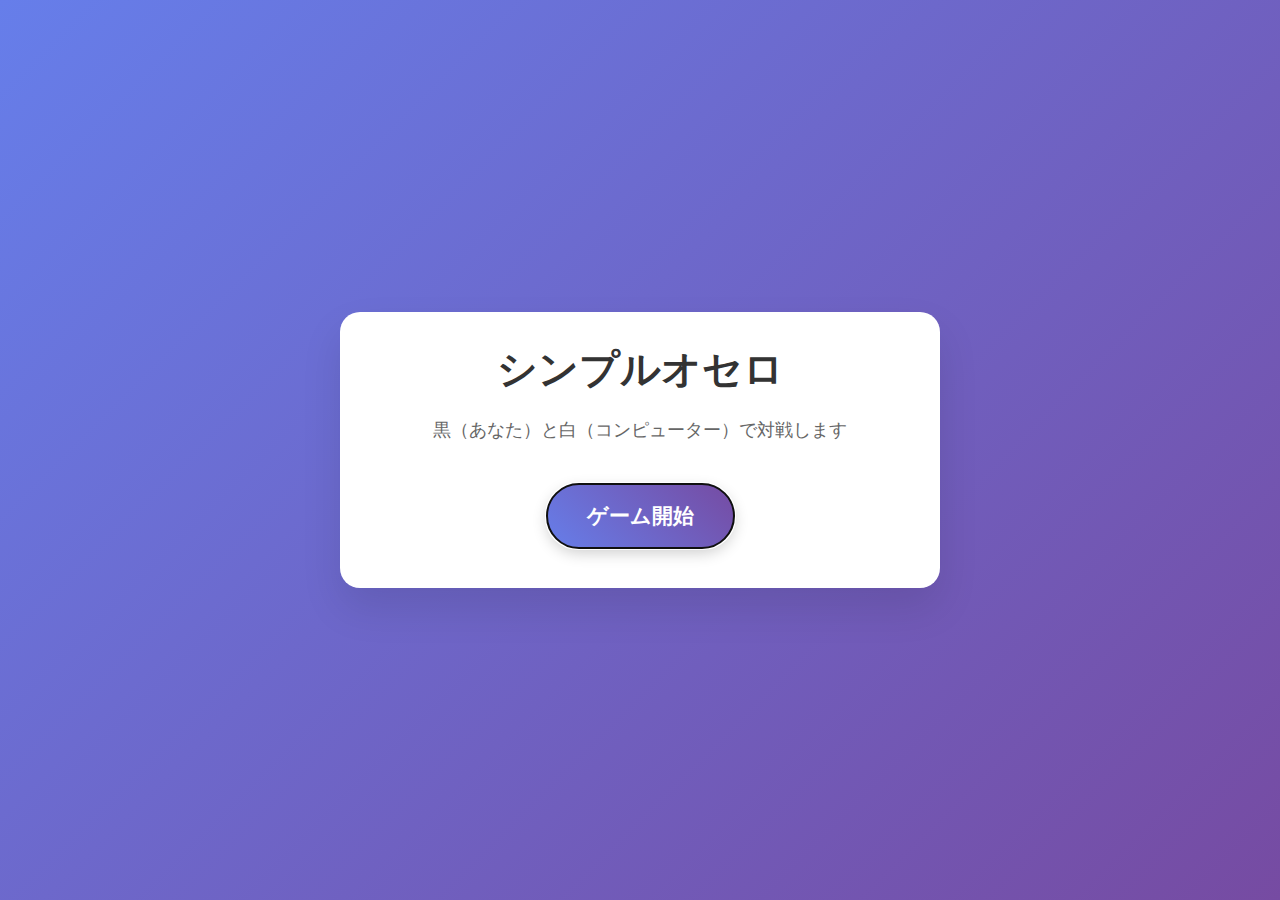
<file: index.html>
<!DOCTYPE html>
<html lang="ja">
  <head>
    <meta charset="UTF-8" />
    <meta name="viewport" content="width=device-width, initial-scale=1.0" />
    <title>シンプルオセロ - スタート</title>
    <link rel="stylesheet" href="css/common.css" />
    <link rel="stylesheet" href="css/start.css" />
  </head>
  <body>
    <div class="container">
      <h1>シンプルオセロ</h1>
      <p>黒（あなた）と白（コンピューター）で対戦します</p>
      <button id="startButton" class="btn">ゲーム開始</button>
    </div>

    <script src="js/start.js"></script>
  </body>
</html>
</file>
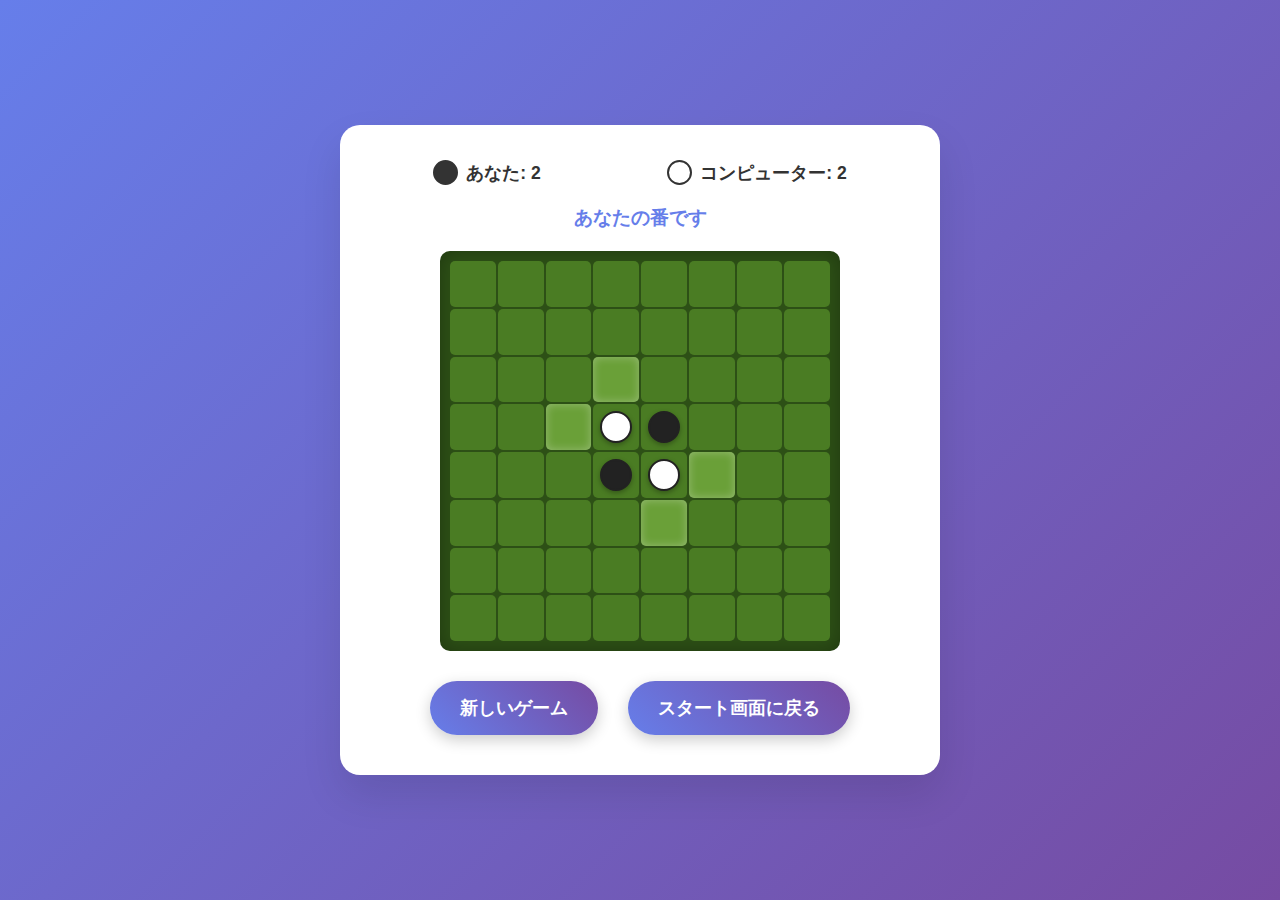
<file: game.html>
<!DOCTYPE html>
<html lang="ja">
  <head>
    <meta charset="UTF-8" />
    <meta name="viewport" content="width=device-width, initial-scale=1.0" />
    <title>シンプルオセロ - ゲーム</title>
    <link rel="stylesheet" href="css/common.css" />
    <link rel="stylesheet" href="css/game.css" />
  </head>
  <body>
    <div class="container">
      <div class="game-info">
        <div class="player-info">
          <div class="player black-player">
            <span class="disc black"></span>
            <span>あなた: <span id="blackCount">2</span></span>
          </div>
          <div class="player white-player">
            <span class="disc white"></span>
            <span>コンピューター: <span id="whiteCount">2</span></span>
          </div>
        </div>
        <div class="current-turn">
          <span id="turnDisplay">あなたの番です</span>
        </div>
      </div>

      <div id="board" class="board">
        <!-- 8x8のボードがJavaScriptで生成されます -->
      </div>

      <div class="game-controls">
        <button id="resetButton" class="btn">新しいゲーム</button>
        <button id="backToStartButton" class="btn">スタート画面に戻る</button>
      </div>
    </div>

    <script src="js/game-state.js"></script>
    <script src="js/board.js"></script>
    <script src="js/ai.js"></script>
    <script src="js/game.js"></script>
  </body>
</html>
</file>
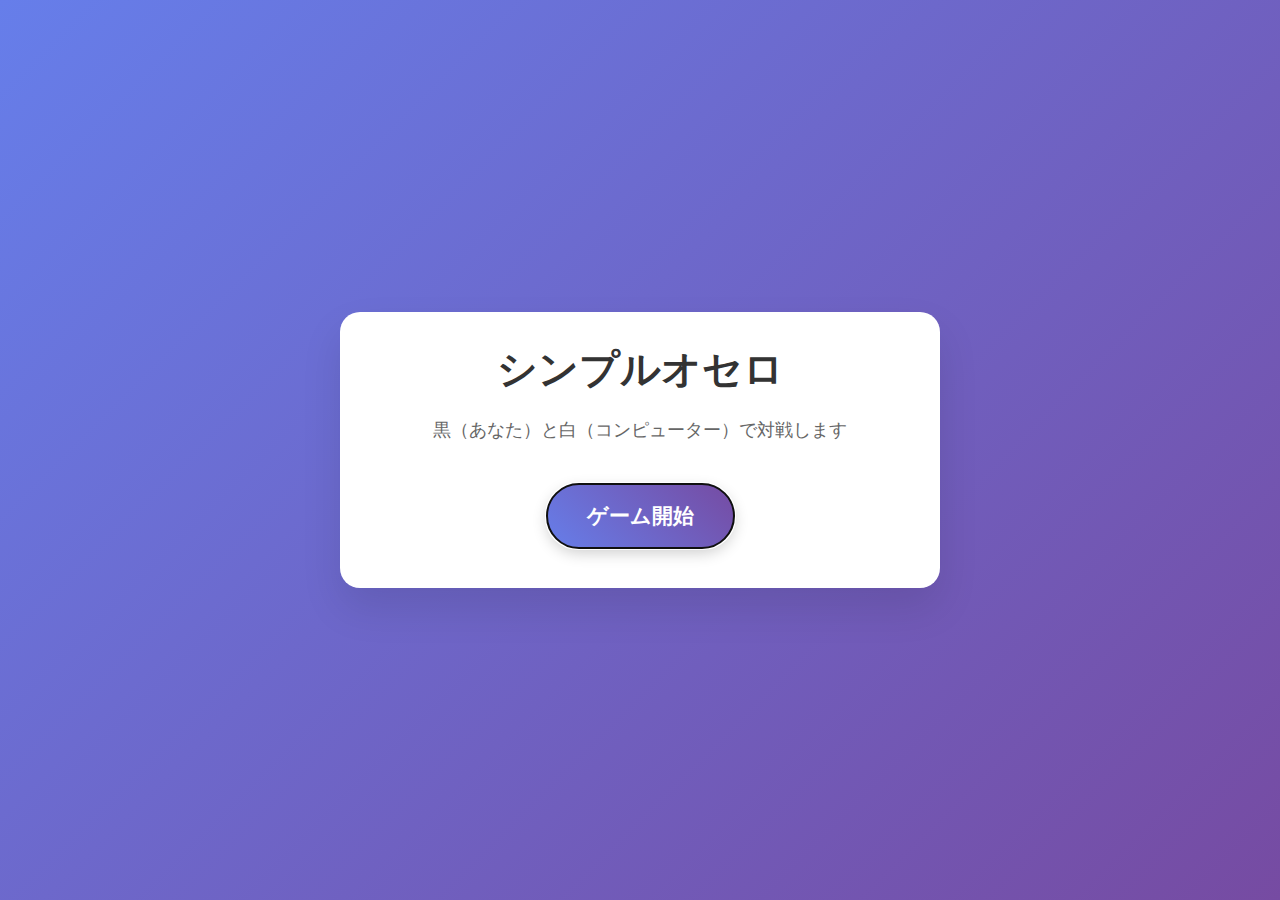
<file: result.html>
<!DOCTYPE html>
<html lang="ja">
  <head>
    <meta charset="UTF-8" />
    <meta name="viewport" content="width=device-width, initial-scale=1.0" />
    <title>シンプルオセロ - 結果</title>
    <link rel="stylesheet" href="css/common.css" />
    <link rel="stylesheet" href="css/result.css" />
  </head>
  <body>
    <div class="container">
      <h2 id="gameResult">ゲーム終了</h2>
      <div class="final-score">
        <div class="score-item">
          <span class="disc black"></span>
          <span>あなた: <span id="finalBlackCount">0</span></span>
        </div>
        <div class="score-item">
          <span class="disc white"></span>
          <span>コンピューター: <span id="finalWhiteCount">0</span></span>
        </div>
      </div>
      <div class="game-controls">
        <button id="playAgainButton" class="btn">もう一度プレイ</button>
        <button id="backToStartButton" class="btn">スタート画面に戻る</button>
      </div>
    </div>

    <script src="js/result.js"></script>
  </body>
</html>
</file>
<file: css/common.css>
/* 基本設定 */
* {
    margin: 0;
    padding: 0;
    box-sizing: border-box;
}

body {
    font-family: 'Arial', sans-serif;
    background: linear-gradient(135deg, #667eea 0%, #764ba2 100%);
    min-height: 100vh;
    display: flex;
    align-items: center;
    justify-content: center;
}

.container {
    background: white;
    border-radius: 20px;
    padding: 30px;
    box-shadow: 0 20px 40px rgba(0, 0, 0, 0.1);
    text-align: center;
    max-width: 600px;
    width: 90%;
}

/* 基本タイポグラフィ */
h1 {
    color: #333;
    font-size: 2.5em;
    margin-bottom: 20px;
    font-weight: bold;
}

h2 {
    color: #333;
    font-size: 2em;
    margin-bottom: 20px;
}

p {
    color: #666;
    font-size: 1.1em;
    margin-bottom: 30px;
    line-height: 1.5;
}

/* ボタン */
.btn {
    background: linear-gradient(45deg, #667eea, #764ba2);
    color: white;
    border: none;
    padding: 15px 30px;
    font-size: 1.1em;
    font-weight: bold;
    border-radius: 50px;
    cursor: pointer;
    transition: all 0.3s ease;
    margin: 10px;
    box-shadow: 0 5px 15px rgba(0, 0, 0, 0.2);
}

.btn:hover {
    transform: translateY(-2px);
    box-shadow: 0 8px 25px rgba(0, 0, 0, 0.3);
}

.btn:active {
    transform: translateY(0);
}

/* ディスク */
.disc {
    width: 25px;
    height: 25px;
    border-radius: 50%;
    display: inline-block;
    border: 2px solid #333;
}

.disc.black {
    background-color: #333;
}

.disc.white {
    background-color: #fff;
}

/* ゲームコントロール */
.game-controls {
    margin-top: 20px;
    display: flex;
    justify-content: center;
    flex-wrap: wrap;
    gap: 10px;
}

/* レスポンシブ対応 */
@media (max-width: 480px) {
    .container {
        padding: 20px;
        margin: 10px;
    }
    
    h1 {
        font-size: 2em;
    }
    
    .btn {
        padding: 12px 24px;
        font-size: 1em;
    }
}
</file>
<file: css/start.css>
/* スタート画面専用スタイル */
.container {
    animation: fadeIn 0.8s ease-in;
}

@keyframes fadeIn {
    from {
        opacity: 0;
        transform: translateY(20px);
    }
    to {
        opacity: 1;
        transform: translateY(0);
    }
}

#startButton {
    font-size: 1.3em;
    padding: 18px 40px;
    animation: pulse 2s infinite;
}

@keyframes pulse {
    0% {
        box-shadow: 0 5px 15px rgba(0, 0, 0, 0.2);
    }
    50% {
        box-shadow: 0 8px 25px rgba(102, 126, 234, 0.4);
    }
    100% {
        box-shadow: 0 5px 15px rgba(0, 0, 0, 0.2);
    }
}
</file>
<file: css/game.css>
/* ゲーム画面専用スタイル */
.game-info {
    margin-bottom: 20px;
}

.player-info {
    display: flex;
    justify-content: space-around;
    margin-bottom: 15px;
    flex-wrap: wrap;
}

.player {
    display: flex;
    align-items: center;
    gap: 8px;
    font-size: 1.1em;
    font-weight: bold;
    color: #333;
    margin: 5px;
}

.current-turn {
    font-size: 1.2em;
    font-weight: bold;
    color: #667eea;
    margin-bottom: 10px;
}

/* ボード */
.board {
    display: grid;
    grid-template-columns: repeat(8, 1fr);
    grid-template-rows: repeat(8, 1fr);
    gap: 2px;
    background-color: #2d5016;
    padding: 10px;
    border-radius: 10px;
    margin: 20px auto;
    max-width: 400px;
    aspect-ratio: 1;
    box-shadow: inset 0 0 20px rgba(0, 0, 0, 0.3);
}

.cell {
    background-color: #4a7c23;
    border-radius: 5px;
    display: flex;
    align-items: center;
    justify-content: center;
    cursor: pointer;
    transition: all 0.2s ease;
    position: relative;
    aspect-ratio: 1;
}

.cell:hover {
    background-color: #5a8c33;
    transform: scale(1.05);
}

.cell.valid-move {
    background-color: #6aa038;
    box-shadow: inset 0 0 10px rgba(255, 255, 255, 0.3);
}

/* ボード上のディスク */
.board .disc {
    width: 70%;
    height: 70%;
    border: 2px solid #222;
    transition: all 0.3s ease;
    box-shadow: 0 2px 5px rgba(0, 0, 0, 0.3);
}

.board .disc.black {
    background-color: #222;
}

.board .disc.white {
    background-color: #fff;
}

/* アニメーション */
.disc.flip {
    animation: flip 0.6s ease-in-out;
}

@keyframes flip {
    0% { transform: rotateY(0deg); }
    50% { transform: rotateY(90deg); }
    100% { transform: rotateY(0deg); }
}

/* レスポンシブ対応 */
@media (max-width: 480px) {
    .board {
        max-width: 320px;
    }
    
    .player-info {
        flex-direction: column;
        align-items: center;
    }
}
</file>
<file: css/result.css>
/* 結果画面専用スタイル */
.container {
    animation: slideUp 0.8s ease-out;
}

@keyframes slideUp {
    from {
        opacity: 0;
        transform: translateY(50px);
    }
    to {
        opacity: 1;
        transform: translateY(0);
    }
}

.final-score {
    margin: 20px 0;
}

.score-item {
    display: flex;
    align-items: center;
    justify-content: center;
    gap: 10px;
    margin: 10px 0;
    font-size: 1.2em;
    font-weight: bold;
    color: #333;
    animation: fadeIn 1s ease-in;
}

#gameResult {
    animation: bounce 1s ease-out;
}

@keyframes bounce {
    0%, 20%, 50%, 80%, 100% {
        transform: translateY(0);
    }
    40% {
        transform: translateY(-10px);
    }
    60% {
        transform: translateY(-5px);
    }
}
</file>
